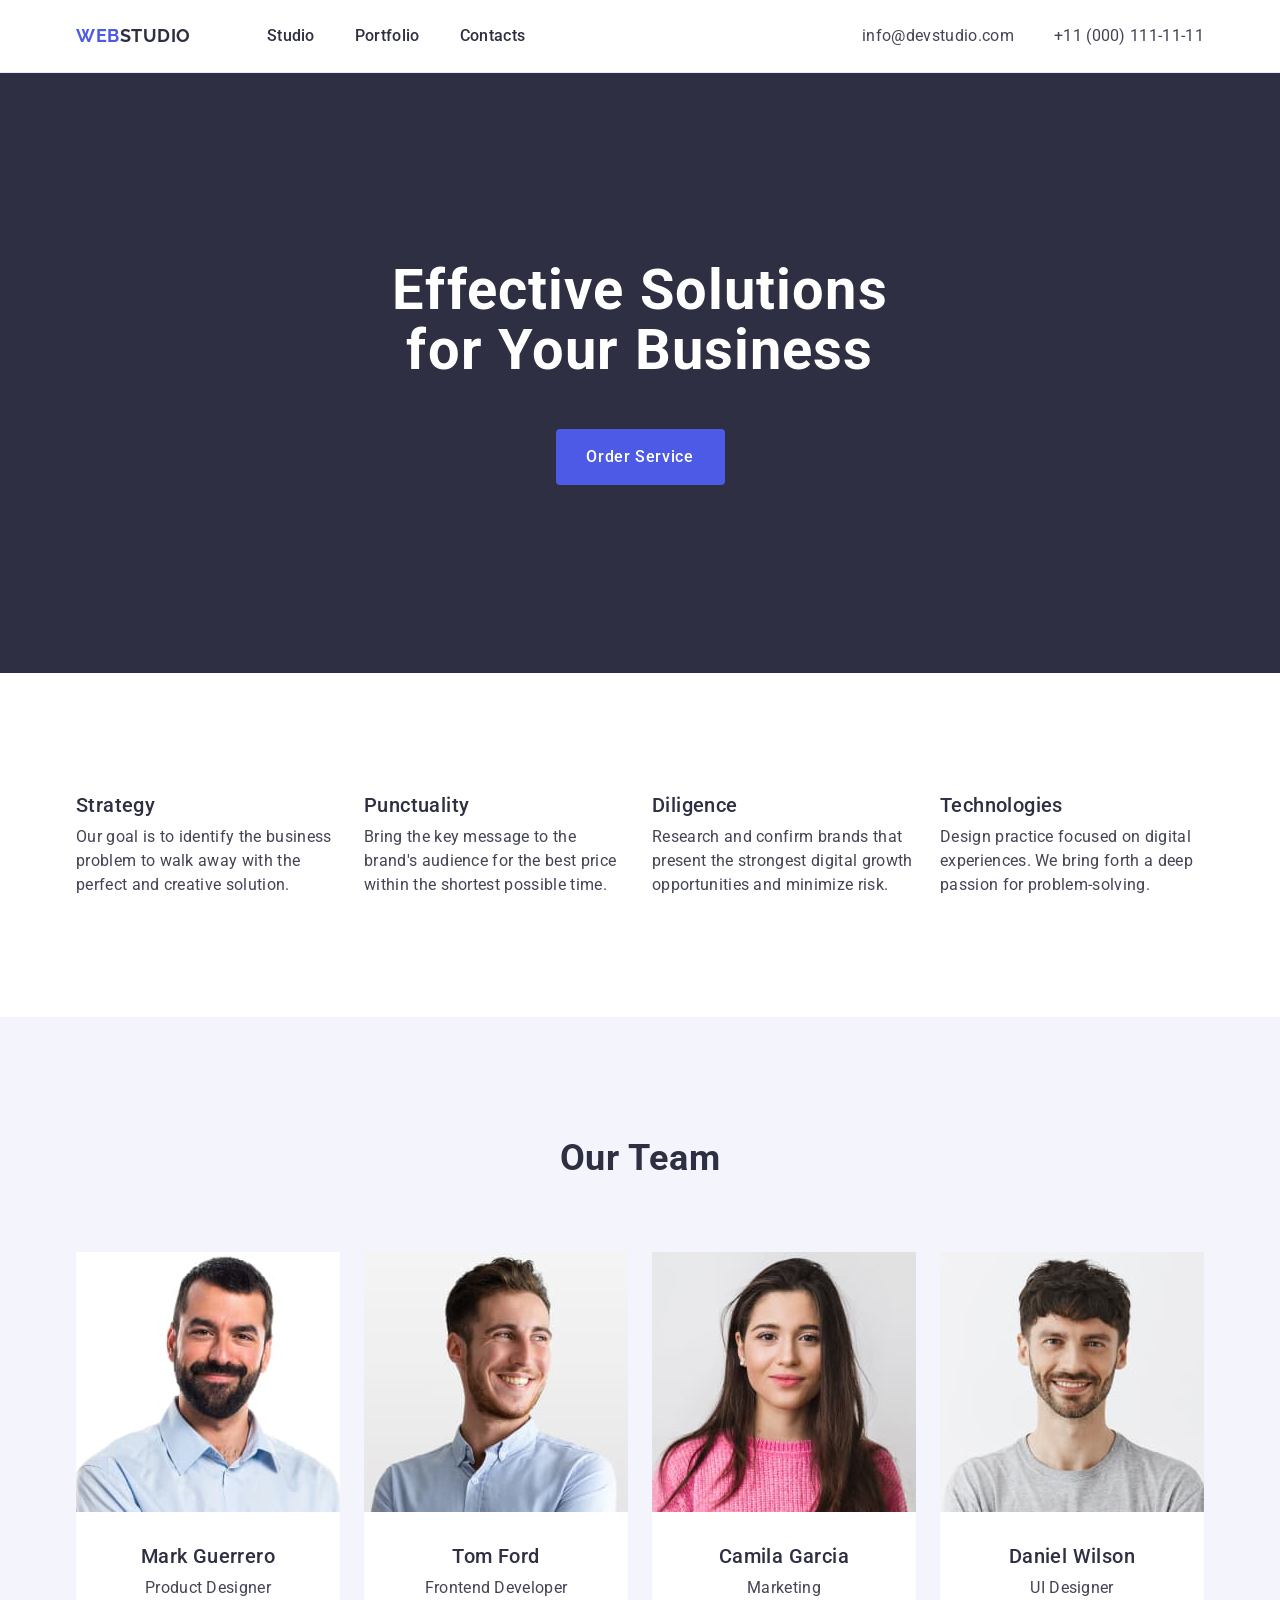
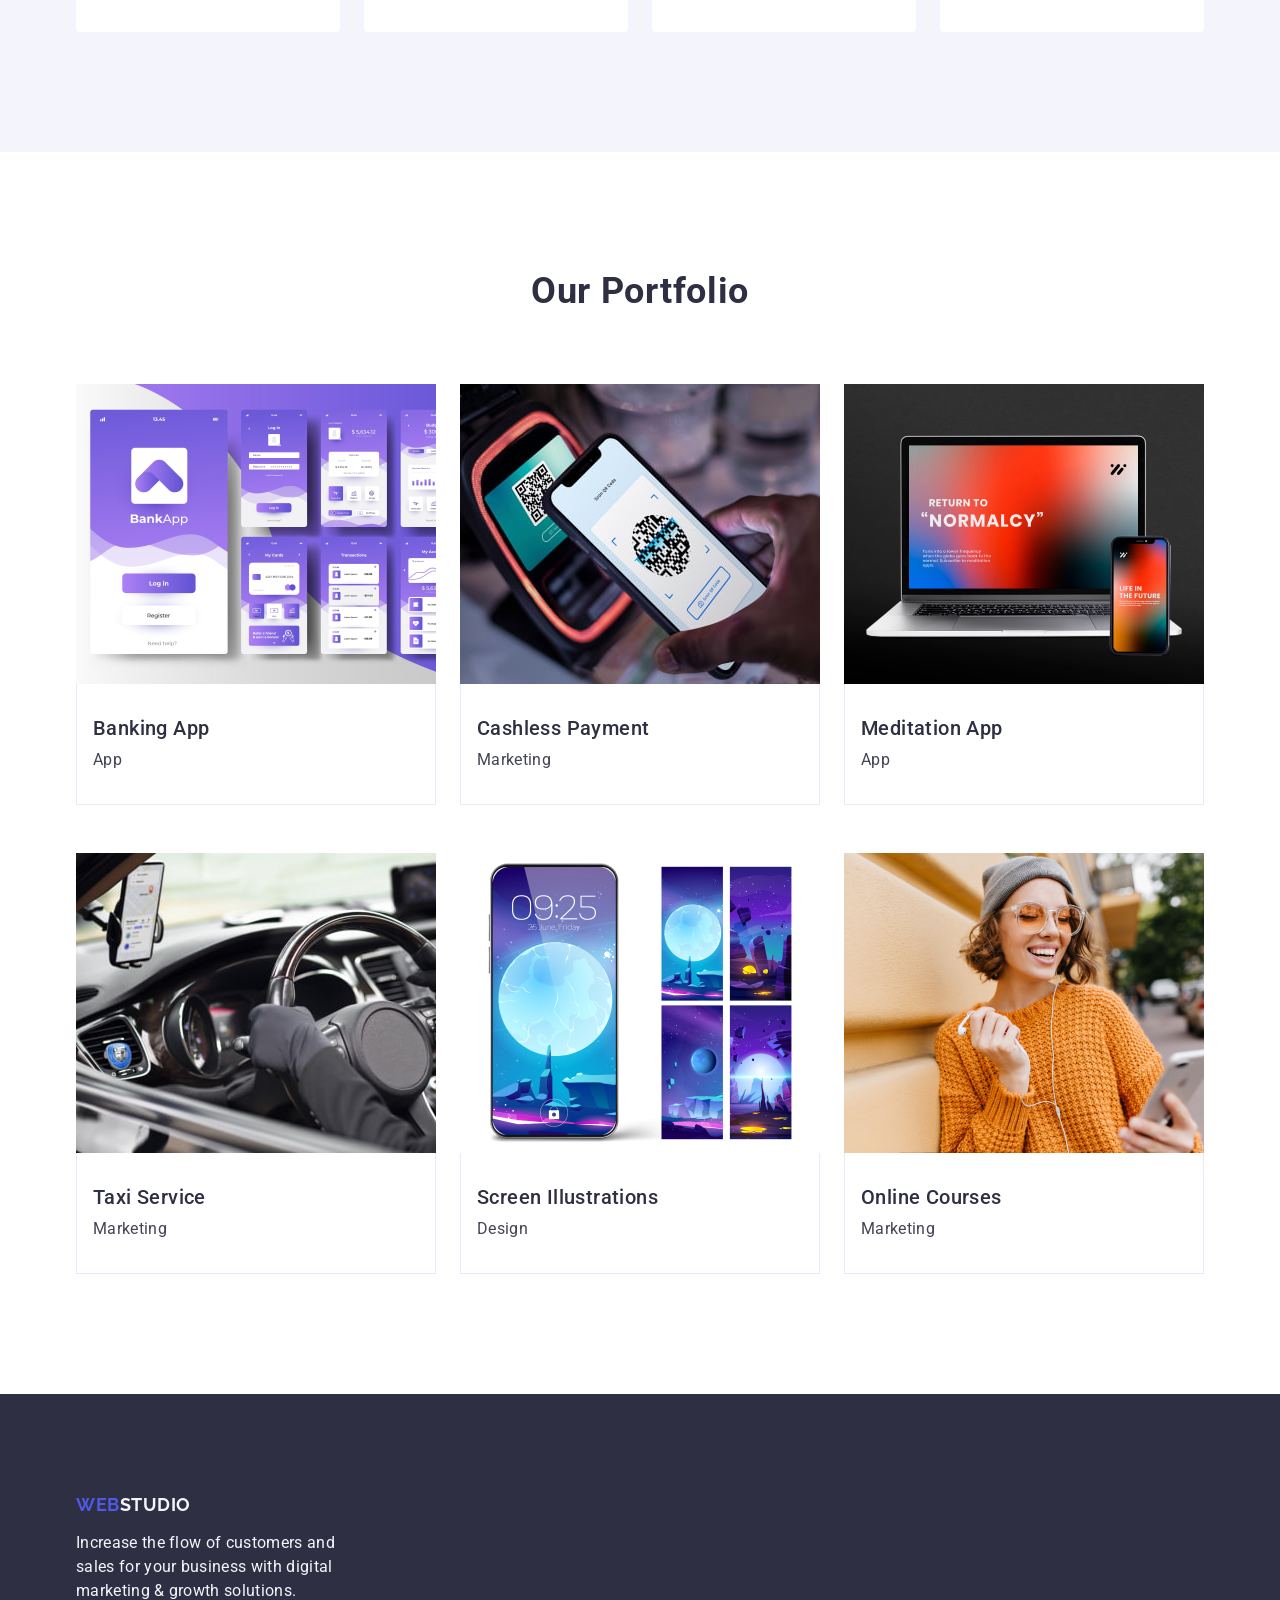
<file: index.html>
<!DOCTYPE html>
<html lang="en">
  <head>
    <meta charset="UTF-8" />
    <meta name="viewport" content="width=device-width, initial-scale=1.0" />
    <meta name="description" content="Web Studio" />
    <link
      rel="stylesheet"
      href="https://cdnjs.cloudflare.com/ajax/libs/modern-normalize/3.0.1/modern-normalize.min.css"
      integrity="sha512-q6WgHqiHlKyOqslT/lgBgodhd03Wp4BEqKeW6nNtlOY4quzyG3VoQKFrieaCeSnuVseNKRGpGeDU3qPmabCANg=="
      crossorigin="anonymous"
      referrerpolicy="no-referrer"
    />
    <link href="./css/styles.css" rel="stylesheet" type="text/css" />
    <link rel="preconnect" href="https://fonts.googleapis.com" />
    <link rel="preconnect" href="https://fonts.gstatic.com" crossorigin />
    <link
      href="https://fonts.googleapis.com/css2?family=Raleway:wght@700&family=Roboto:wght@400;500;700;900&display=swap"
      rel="stylesheet"
    />
    <title>Web Studio</title>
  </head>

  <body>
    <header class="main-header">
      <div class="container header-container">
        <nav class="site-nav">
          <a class="logo link" href="./index.html"
            >WEB<span class="text-logo-studio">Studio</span></a
          >

          <ul class="menu list">
            <li class="navigation-menu-item">
              <a class="link" href="./index.html">Studio</a>
            </li>
            <li class="navigation-menu-item">
              <a class="link" href="./portfolio.html">Portfolio</a>
            </li>
            <li class="navigation-menu-item">
              <a class="link" href="">Contacts</a>
            </li>
          </ul>
        </nav>

        <address class="contacts">
          <ul class="contacts list">
            <li class="contacts item">
              <a class="email link" href="mailto:info@devstudio.com"
                >info@devstudio.com</a
              >
            </li>
            <li class="contacts item">
              <a class="email link" href="tel:+110001111111"
                >+11 (000) 111-11-11</a
              >
            </li>
          </ul>
        </address>
      </div>
    </header>

    <main>
      <!-- FIRST MAIN SECTION  -->
      <section class="section first-section">
        <div class="container hero-container">
          <h1 class="first-header">Effective Solutions for Your Business</h1>
          <button type="button" class="order-service-button">
            Order Service
          </button>
        </div>
      </section>

      <!-- SECOND SECTION  -->
      <section class="section second-section">
        <div class="container">
          <!-- THERES NO HEADER BUT VALIDATOR ASKS FOR IT THERES NO HEADER BUT VALIDATOR ASKS FOR IT THERES NO HEADER BUT VALIDATOR ASKS FOR IT -->
          <h2 class="visually-hidden">Features</h2>
          <!-- THERES NO HEADER BUT VALIDATOR ASKS FOR IT THERES NO HEADER BUT VALIDATOR ASKS FOR IT THERES NO HEADER BUT VALIDATOR ASKS FOR IT -->
          <ul class="list second-section">
            <li class="second-section list-item">
              <h3 class="third-header">Strategy</h3>
              <p class="about-our-work">
                Our goal is to identify the business problem to walk away with
                the perfect and creative solution.
              </p>
            </li>
            <li class="second-section list-item">
              <h3 class="third-header">Punctuality</h3>
              <p class="about-our-work">
                Bring the key message to the brand's audience for the best price
                within the shortest possible time.
              </p>
            </li>
            <li class="second-section list-item">
              <h3 class="third-header">Diligence</h3>
              <p class="about-our-work">
                Research and confirm brands that present the strongest digital
                growth opportunities and minimize risk.
              </p>
            </li>
            <li class="second-section list-item">
              <h3 class="third-header">Technologies</h3>
              <p class="about-our-work">
                Design practice focused on digital experiences. We bring forth a
                deep passion for problem-solving.
              </p>
            </li>
          </ul>
        </div>
      </section>

      <!-- SECTION THREE  -->
      <section class="section third-section">
        <div class="container third-container">
          <h2 class="second-header">Our Team</h2>
          <ul class="list third-section">
            <li class="underlist">
              <img
                src="./images/team/mark_g.jpg"
                width="264"
                height="260"
                alt="Mark Guerrero"
              />
              <div class="position-container">
                <h3 class="third-header">Mark Guerrero</h3>
                <p class="about-our-work">Product Designer</p>
              </div>
            </li>
            <li class="underlist">
              <img
                src="./images/team/tom_f.jpg"
                width="264"
                height="260"
                alt="Tom Ford"
              />
              <div class="position-container">
                <h3 class="third-header">Tom Ford</h3>
                <p class="about-our-work">Frontend Developer</p>
              </div>
            </li>
            <li class="underlist">
              <img
                src="./images/team/camila_g.jpg"
                width="264"
                height="260"
                alt="Camila Garcia"
              />
              <div class="position-container">
                <h3 class="third-header">Camila Garcia</h3>
                <p class="about-our-work">Marketing</p>
              </div>
            </li>
            <li class="underlist">
              <img
                src="./images/team/daniel_w.jpg"
                width="264"
                height="260"
                alt="Daniel Wilson"
              />
              <div class="position-container">
                <h3 class="third-header">Daniel Wilson</h3>
                <p class="about-our-work">UI Designer</p>
              </div>
            </li>
          </ul>
        </div>
      </section>
      <!-- SECTION FOUR  -->
      <section class="section four-section">
        <div class="container four-container">
          <h2 class="section-title">Our Portfolio</h2>
          <ul class="list four-section">
            <li class="frame">
              <img
                src="./images/portfolio/bank-interface-concept.jpg"
                alt="Bank Interface Concept"
                width="360"
              />
              <div class="what-we-do description">
                <h3 class="card-title">Banking App</h3>
                <p class="card-description">App</p>
              </div>
            </li>
            <li class="frame">
              <img
                src="./images/portfolio/cashless-payment.jpg"
                alt="Cashless Payment"
                width="360"
              />
              <div class="what-we-do description">
                <h3 class="card-title">Cashless Payment</h3>
                <p class="card-description">Marketing</p>
              </div>
            </li>
            <li class="frame">
              <img
                src="./images/portfolio/meditation-app.jpg"
                alt="Meditation App"
                width="360"
              />
              <div class="what-we-do description">
                <h3 class="card-title">Meditation App</h3>
                <p class="card-description">App</p>
              </div>
            </li>
            <li class="frame">
              <img
                src="./images/portfolio/taxi-service.jpg"
                alt="Taxi Service"
                width="360"
              />
              <div class="what-we-do description">
                <h3 class="card-title">Taxi Service</h3>
                <p class="card-description">Marketing</p>
              </div>
            </li>
            <li class="frame">
              <img
                src="./images/portfolio/screen-illustrations.jpg"
                alt="Screen Illustrations"
                width="360"
              />
              <div class="what-we-do description">
                <h3 class="card-title">Screen Illustrations</h3>
                <p class="card-description">Design</p>
              </div>
            </li>
            <li class="frame">
              <img
                src="./images/portfolio/online-courses.jpg"
                alt="Online Courses"
                width="360"
              />
              <div class="what-we-do description">
                <h3 class="card-title">Online Courses</h3>
                <p class="card-description">Marketing</p>
              </div>
            </li>
          </ul>
        </div>
      </section>
    </main>
    <!-- FOOTER  -->
    <footer class="footer">
      <div class="container footer-container">
        <a class="link" href="./index.html"
          >WEB<span class="text-logo-studio-footer">Studio</span></a
        >
        <p class="footer-text">
          Increase the flow of customers and sales for your business with
          digital marketing & growth solutions.
        </p>
      </div>
    </footer>
  </body>
</html>
</file>
<file: css/styles.css>
:root {
  --header-text-color: #2e2f42;
  --iris: #4d5ae5;
  --navyblue: #2e2f42;
}

body {
  font-family: 'Roboto', sans-serif;
  background-color: #ffffff;
  color: #434455;
}

.list {
  list-style: none;
}

h1,
h2,
h3,
h4,
h5,
h6,
p {
  margin: 0;
}

ul,
ol {
  margin: 0;
  padding-left: 0;
}

img {
  display: block;
  max-width: 100%;
  height: auto;
}

.link {
  text-decoration: none;
  display: inline-block;
}

.site-nav > .link {
  font-family: 'Raleway', sans-serif;
  color: var(--iris, #4d5ae5);
  font-weight: 700;
  font-size: 18px;
  line-height: 1.17;
  letter-spacing: 0.03em;
  text-transform: uppercase;
  text-decoration: none;
}

.text-logo-studio {
  text-transform: uppercase;
  font-family: 'Raleway', sans-serif;
  color: var(--navyblue, #2e2f42);
  font-weight: 700;
  font-size: 18px;
  line-height: 1.17;
  letter-spacing: 0.03em;
  text-decoration: none;
}

.site-nav .list .link {
  font-weight: 500;
  line-height: 1.5;
  letter-spacing: 0.02em;
  color: #2e2f42;
}

address {
  font-style: normal;
}

.section {
  padding: 120px 0;
}

.site-nav {
  display: flex;
  align-items: center;
  text-decoration: none;
  margin-right: auto;
}

.main-header a {
  padding: 24px 0;
}

.logo.link {
  margin-right: 76px;
}

.footer .container .logo.footer.link {
  margin-bottom: 16px;
}

.menu.list {
  display: flex;
  gap: 40px;
}

.site-nav .list .link:hover,
.link:focus {
  color: #404bbf;
  font-style: normal;
  font-weight: 500;
  line-height: 24px;
  letter-spacing: 0.32px;
}

.site-nav .list .link:focus {
  color: #404bbf;
}

.contacts .list .link:hover {
  color: #404bbf;
}

.contacts .list .link:focus {
  color: #404bbf;
}

.contacts .list .link {
  color: #434455;
}

.contacts .list {
  line-height: 1.5;
  letter-spacing: 0.02em;
  color: #434455;
}

.first-header {
  color: #fff;
  text-align: center;
  /* Header 1 */
  max-width: 496px;
  font-size: 56px;
  font-style: normal;
  font-weight: 700;
  line-height: 1.07;
  letter-spacing: 1.12px;
  margin-right: auto;
  margin-left: auto;
  margin-bottom: 48px;
}

.third-header {
  color: #2e2f42;
  margin-bottom: 8px;
  font-size: 20px;
  font-style: normal;
  font-weight: 500;
  line-height: 1.2;
  letter-spacing: 0.02em;
}

.second-header {
  color: #2e2f42;
  text-align: center;
  font-size: 36px;
  font-style: normal;
  font-weight: 700;
  margin-bottom: 72px;
  line-height: 1.2;
  letter-spacing: 0.72px;
  text-transform: capitalize;
}

.list.second-section {
  display: flex;
  gap: 24px;
}

.list.third-section {
  display: flex;
  gap: 24px;
}

.visually-hidden {
  position: absolute;
  width: 1px;
  height: 1px;
  margin: -1px;
  border: 0;
  padding: 0;

  white-space: nowrap;
  clip-path: inset(100%);
  clip: rect(0 0 0 0);
  overflow: hidden;
}

.portfolio-section .list .about-our-work {
  font-size: 16px;
  line-height: 1.5;
  letter-spacing: 0.02em;
  color: #434455;
  text-align: center;
}

.second-header-portfolio {
  font-weight: 500;
  font-size: 20px;
  line-height: 1.2;
  letter-spacing: 0.02em;
  color: #2e2f42;
}

.header-container {
  display: flex;
}

.first-section {
  padding: 188px 0;
  background-color: #2e2f42;
}

.list-item {
  background-color: #ffffff;
}

.third-section > h2 {
  line-height: 1.11;
}

.third-section {
  background-color: #f4f4fd;
}

.third-section .list .underlist {
  background-color: #ffffff;
  width: calc((100% - 72px) / 4);
  border-radius: 0px 0px 4px 4px;
}

.position-container {
  padding: 32px 0;
  text-align: center;
}

.four-section > h2 {
  line-height: 1.11;
}

.four-section > p {
  font-size: 16px;
  line-height: 1.5;
  letter-spacing: 0.02em;
}

.four-section .list > p {
  font-size: 16px;
  line-height: 1.5;
  letter-spacing: 0.02em;
}

.about-our-work {
  font-size: 16px;
  font-style: normal;
  font-weight: 400;
  line-height: 1.5;
  letter-spacing: 0.02em;
}

.main-header {
  border-bottom: 1px solid #e7e9fc;
}

.container {
  width: 1158px;
  margin: 0 auto;
  padding: 0 15px;
}

.contacts.list {
  display: flex;
  align-items: center;
  gap: 40px;
}

.second-section.list-item {
  width: calc((100% - 72px) / 4);
}

.contacts-mail:hover {
  color: #404bbf;
  justify-content: center;
  flex-shrink: 0;
}

.contacts {
  display: flex;
  justify-content: center;
}

.order-service-button {
  display: block;
  min-width: 169px;
  height: 56px;
  border: none;
  border-radius: 4px;
  background: var(--iris, #4d5ae5);
  cursor: pointer;
  color: #ffffff;
  font-family: 'Roboto', sans-serif;
  /* Button Text */
  font-size: 16px;
  font-style: normal;
  font-weight: 500;
  line-height: 1.5;
  letter-spacing: 0.04em;
  margin-left: auto;
  margin-right: auto;
}

.order-service-button:hover,
.order-service-button:focus {
  background-color: #404bbf;
}

.sorting-button {
  cursor: pointer;
  font-family: 'Roboto', sans-serif;
  font-weight: 500;
  font-size: 16px;
  line-height: 1.5;
  letter-spacing: 0.04em;
  color: #4d5ae5;
  background-color: #f4f4fd;
}

.sorting-button:hover {
  color: #ffffff;
  background-color: #404bbf;
}

.sorting-button:focus {
  color: #ffffff;
  background-color: #404bbf;
}

footer {
  background-color: #2e2f42;
  flex-shrink: 0;
  padding: 100px 0;
}

.text-logo-studio-footer {
  color: var(--cloud, #f4f4fd);
  font-family: Raleway;
  font-size: 18px;
  font-style: normal;
  font-weight: 700;
  line-height: 1.17; /* 116.667% */
  letter-spacing: 0.03em;
  text-transform: uppercase;
  display: inline-block;
}

.footer-text {
  color: #f4f4fd;
  font-size: 16px;
  font-style: normal;
  font-weight: 400;
  line-height: 24px;
  max-width: 264px;
  letter-spacing: 0.32px;
}

.footer-container {
  display: block;
  flex-direction: column;
}

.four-container {
  display: block;
}

.third-container {
  display: block;
}

.section-title {
  font-size: 36px;
  line-height: 1.11;
  margin-bottom: 72px;
  text-align: center;
  letter-spacing: 0.02em;
  text-transform: capitalize;
  color: #2e2f42;
}

.list.four-section {
  display: flex;
  flex-wrap: wrap;
  column-gap: 24px;
  row-gap: 48px;
}

.frame {
  row-gap: 48px;
  width: calc((100% - 48px) / 3);
  transition: box-shadow 250ms cubic-bezier(0.4, 0, 0.2, 1);
}

.footer .link {
  font-family: 'Raleway', sans-serif;
  font-weight: 700;
  font-size: 18px;
  line-height: 1.17;
  letter-spacing: 0.03em;
  text-transform: uppercase;
  color: #4d5ae5;
  display: inline-block;
  margin-bottom: 16px;
}

.what-we-do.description {
  padding: 32px 16px;
  border: 1px solid #e7e9fc;
  border-top: none;
}

.card-title {
  font-weight: 500;
  font-size: 20px;
  line-height: 1.2;
  letter-spacing: 0.02em;
  color: #2e2f42;
  margin-bottom: 8px;
}

.card-description {
  font-size: 16px;
  line-height: 1.5;
  letter-spacing: 0.02em;
  color: #434455;
}
</file>
